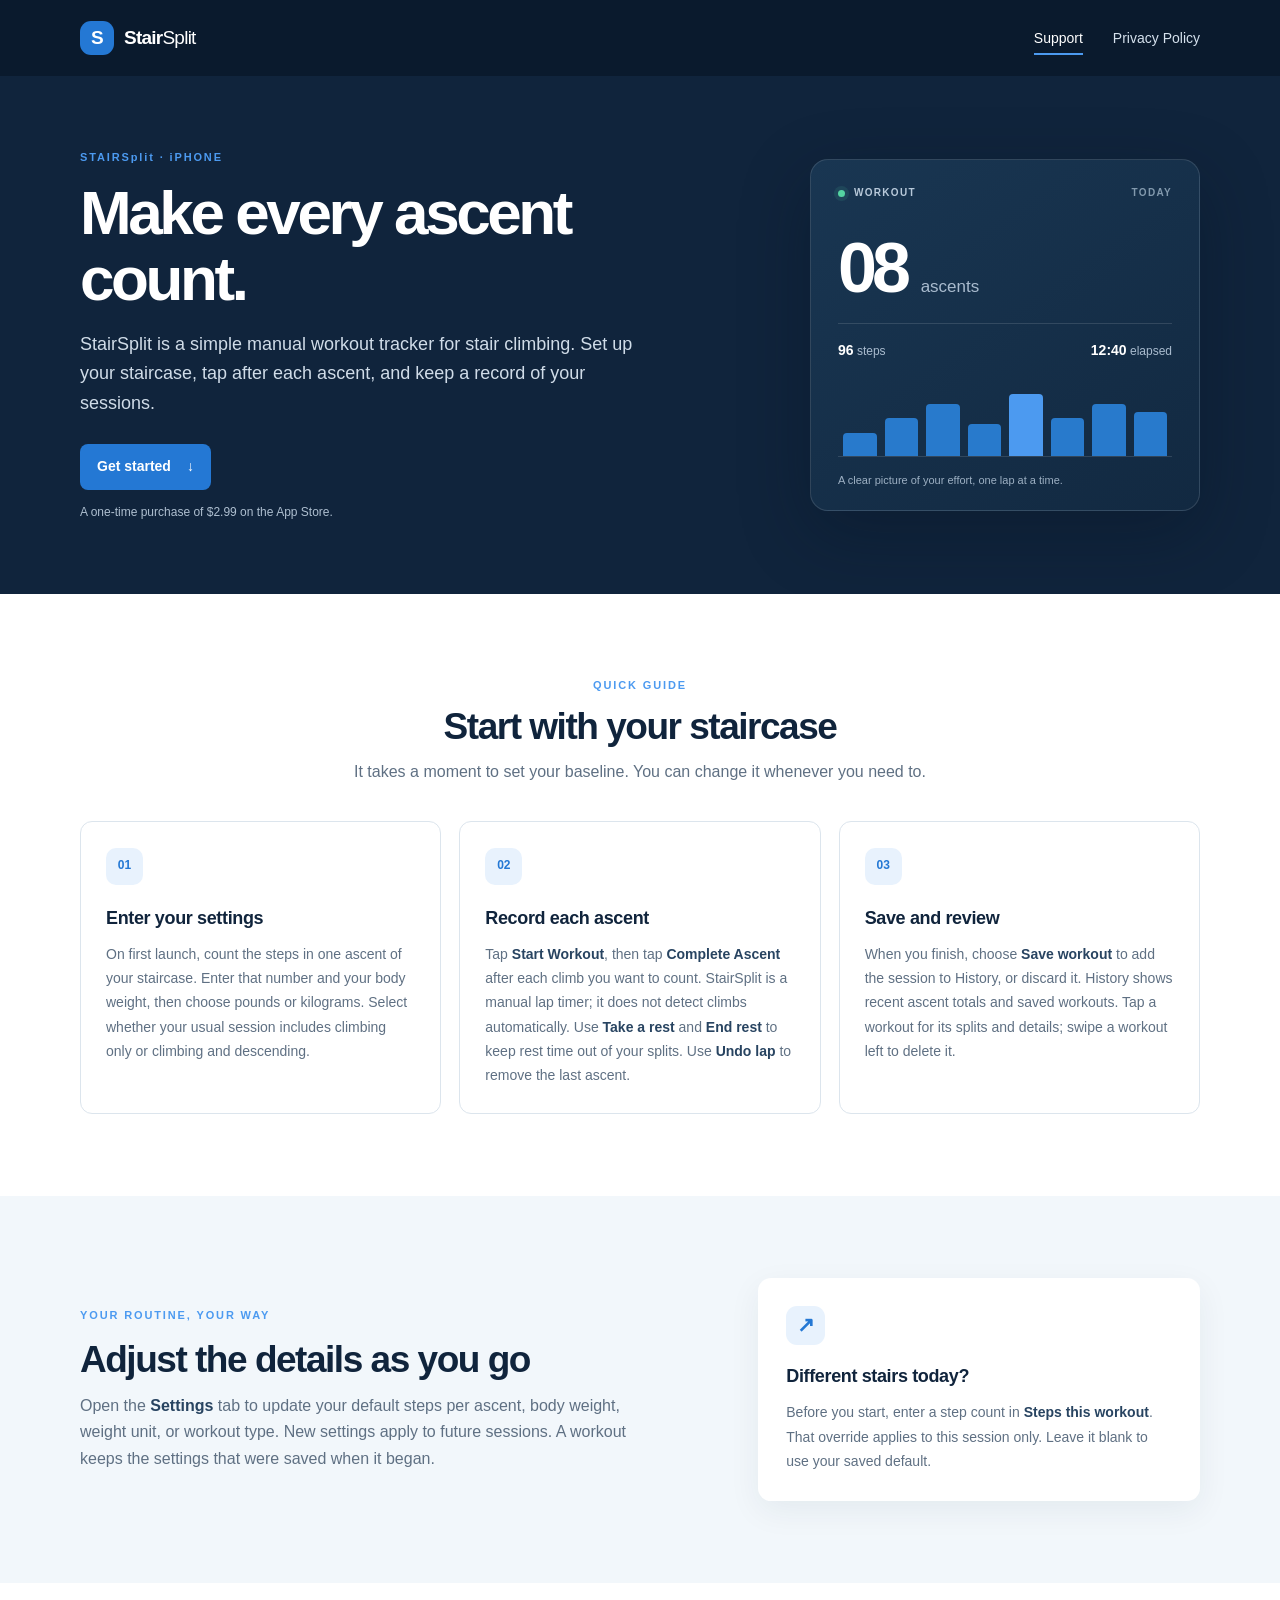
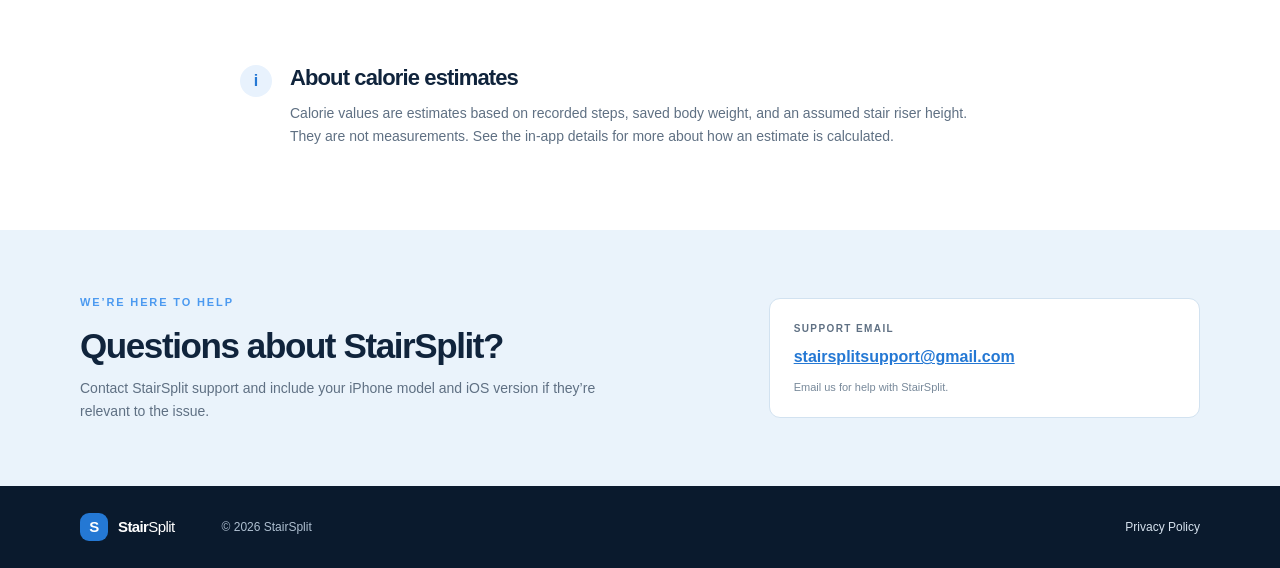
<file: index.html>
<!doctype html>
<html lang="en">
  <head>
    <meta charset="utf-8">
    <meta name="viewport" content="width=device-width, initial-scale=1">
    <meta name="description" content="StairSplit support: learn how to set up your stairs, record ascents, and review your workouts.">
    <meta name="theme-color" content="#10243c">
    <title>Support | StairSplit</title>
    <link rel="stylesheet" href="style.css">
  </head>
  <body>
    <a class="skip-link" href="#main">Skip to content</a>
    <header class="site-header">
      <div class="container header-inner">
        <a class="brand" href="index.html" aria-label="StairSplit support home">
          <span class="brand-mark" aria-hidden="true">S</span>
          <span>Stair<span class="brand-light">Split</span></span>
        </a>
        <nav aria-label="Main navigation">
          <ul class="nav-list">
            <li><a aria-current="page" href="index.html">Support</a></li>
            <li><a href="privacy.html">Privacy Policy</a></li>
          </ul>
        </nav>
      </div>
    </header>

    <main id="main">
      <section class="hero">
        <div class="container hero-inner">
          <div class="hero-copy">
            <p class="eyebrow">STAIRSplit · iPHONE</p>
            <h1>Make every ascent count.</h1>
            <p class="hero-intro">StairSplit is a simple manual workout tracker for stair climbing. Set up your staircase, tap after each ascent, and keep a record of your sessions.</p>
            <a class="button" href="#getting-started">Get started <span aria-hidden="true">↓</span></a>
            <p class="price-note">A one-time purchase of $2.99 on the App Store.</p>
          </div>
          <div class="hero-card" aria-label="Workout summary example">
            <div class="hero-card-top"><span class="status-dot"></span><span>WORKOUT</span><span class="hero-time">TODAY</span></div>
            <div class="hero-number">08 <span>ascents</span></div>
            <div class="hero-rule"></div>
            <div class="hero-metrics"><span><b>96</b> steps</span><span><b>12:40</b> elapsed</span></div>
            <div class="mini-bars" aria-hidden="true"><i></i><i></i><i></i><i></i><i></i><i></i><i></i><i></i></div>
            <p class="hero-card-caption">A clear picture of your effort, one lap at a time.</p>
          </div>
        </div>
      </section>

      <section class="section" id="getting-started">
        <div class="container">
          <div class="section-heading">
            <p class="eyebrow">QUICK GUIDE</p>
            <h2>Start with your staircase</h2>
            <p>It takes a moment to set your baseline. You can change it whenever you need to.</p>
          </div>
          <div class="guide-grid">
            <article class="guide-card">
              <span class="step-number" aria-hidden="true">01</span>
              <h3>Enter your settings</h3>
              <p>On first launch, count the steps in one ascent of your staircase. Enter that number and your body weight, then choose pounds or kilograms. Select whether your usual session includes climbing only or climbing and descending.</p>
            </article>
            <article class="guide-card">
              <span class="step-number" aria-hidden="true">02</span>
              <h3>Record each ascent</h3>
              <p>Tap <strong>Start Workout</strong>, then tap <strong>Complete Ascent</strong> after each climb you want to count. StairSplit is a manual lap timer; it does not detect climbs automatically. Use <strong>Take a rest</strong> and <strong>End rest</strong> to keep rest time out of your splits. Use <strong>Undo lap</strong> to remove the last ascent.</p>
            </article>
            <article class="guide-card">
              <span class="step-number" aria-hidden="true">03</span>
              <h3>Save and review</h3>
              <p>When you finish, choose <strong>Save workout</strong> to add the session to History, or discard it. History shows recent ascent totals and saved workouts. Tap a workout for its splits and details; swipe a workout left to delete it.</p>
            </article>
          </div>
        </div>
      </section>

      <section class="section section-tint">
        <div class="container feature-grid">
          <div>
            <p class="eyebrow">YOUR ROUTINE, YOUR WAY</p>
            <h2>Adjust the details as you go</h2>
            <p>Open the <strong>Settings</strong> tab to update your default steps per ascent, body weight, weight unit, or workout type. New settings apply to future sessions. A workout keeps the settings that were saved when it began.</p>
          </div>
          <div class="override-card">
            <div class="override-icon" aria-hidden="true">↗</div>
            <h3>Different stairs today?</h3>
            <p>Before you start, enter a step count in <strong>Steps this workout</strong>. That override applies to this session only. Leave it blank to use your saved default.</p>
          </div>
        </div>
      </section>

      <section class="section">
        <div class="container note-row">
          <div class="note-icon" aria-hidden="true">i</div>
          <div><h2>About calorie estimates</h2><p>Calorie values are estimates based on recorded steps, saved body weight, and an assumed stair riser height. They are not measurements. See the in-app details for more about how an estimate is calculated.</p></div>
        </div>
      </section>

      <section class="support-band" id="contact">
        <div class="container support-inner">
          <div><p class="eyebrow">WE’RE HERE TO HELP</p><h2>Questions about StairSplit?</h2><p>Contact StairSplit support and include your iPhone model and iOS version if they’re relevant to the issue.</p></div>
          <div class="contact-box">
            <span class="contact-label">SUPPORT EMAIL</span>
            <a class="contact-email" href="mailto:stairsplitsupport@gmail.com">stairsplitsupport@gmail.com</a>
            <span class="contact-note">Email us for help with StairSplit.</span>
          </div>
        </div>
      </section>
    </main>

    <footer class="site-footer">
      <div class="container footer-inner"><a class="brand footer-brand" href="index.html"><span class="brand-mark" aria-hidden="true">S</span><span>Stair<span class="brand-light">Split</span></span></a><p>© 2026 StairSplit</p><a href="privacy.html">Privacy Policy</a></div>
    </footer>
  </body>
</html>
</file>
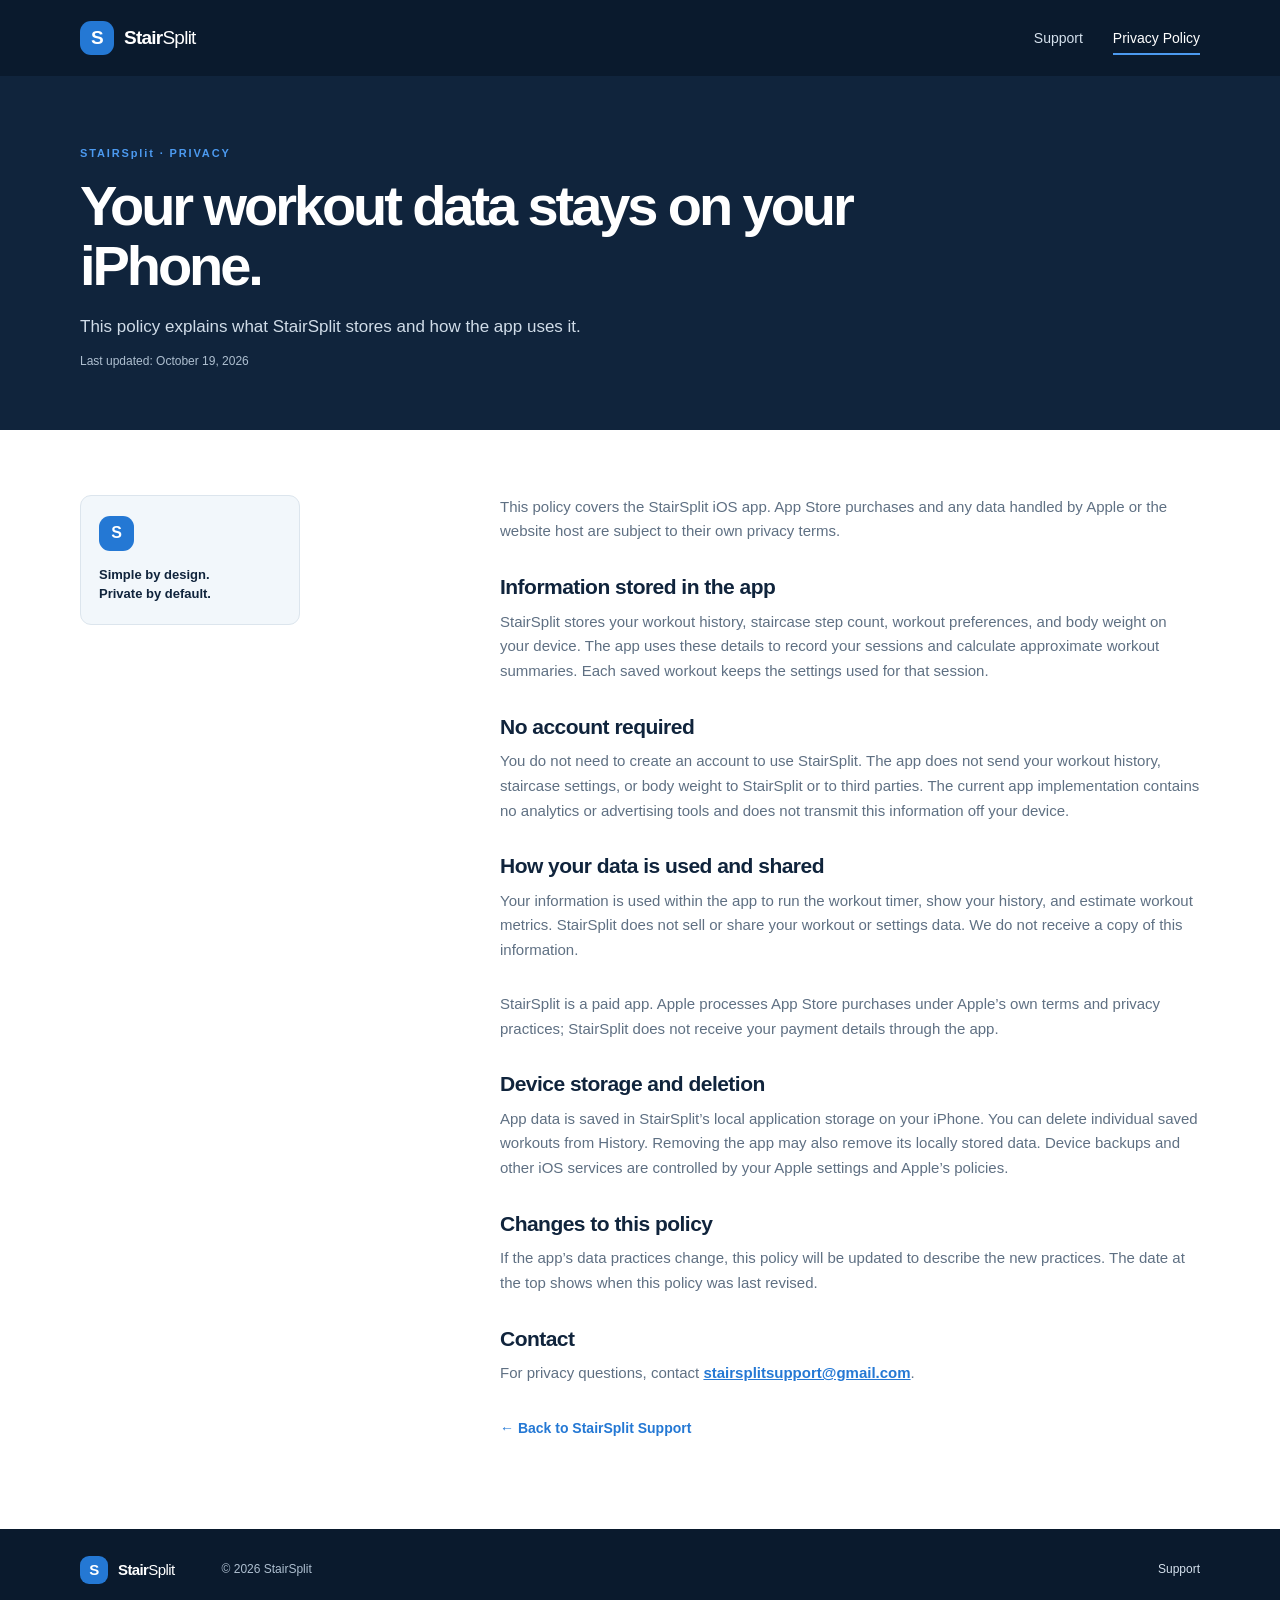
<file: privacy.html>
<!doctype html>
<html lang="en">
  <head>
    <meta charset="utf-8">
    <meta name="viewport" content="width=device-width, initial-scale=1">
    <meta name="description" content="Read how StairSplit handles workout history, staircase settings, and body weight on your iPhone.">
    <meta name="theme-color" content="#10243c">
    <title>Privacy Policy | StairSplit</title>
    <link rel="stylesheet" href="style.css">
  </head>
  <body>
    <a class="skip-link" href="#main">Skip to content</a>
    <header class="site-header">
      <div class="container header-inner">
        <a class="brand" href="index.html" aria-label="StairSplit support home">
          <span class="brand-mark" aria-hidden="true">S</span>
          <span>Stair<span class="brand-light">Split</span></span>
        </a>
        <nav aria-label="Main navigation">
          <ul class="nav-list">
            <li><a href="index.html">Support</a></li>
            <li><a aria-current="page" href="privacy.html">Privacy Policy</a></li>
          </ul>
        </nav>
      </div>
    </header>

    <main id="main">
      <section class="page-hero">
        <div class="container">
          <p class="eyebrow">STAIRSplit · PRIVACY</p>
          <h1>Your workout data stays on your iPhone.</h1>
          <p class="hero-intro">This policy explains what StairSplit stores and how the app uses it.</p>
          <p class="updated">Last updated: October 19, 2026</p>
        </div>
      </section>

      <section class="policy-section">
        <div class="container policy-layout">
          <aside class="policy-aside"><span class="policy-mark" aria-hidden="true">S</span><p>Simple by design.<br>Private by default.</p></aside>
          <article class="policy-copy">
            <p>This policy covers the StairSplit iOS app. App Store purchases and any data handled by Apple or the website host are subject to their own privacy terms.</p>
            <h2>Information stored in the app</h2>
            <p>StairSplit stores your workout history, staircase step count, workout preferences, and body weight on your device. The app uses these details to record your sessions and calculate approximate workout summaries. Each saved workout keeps the settings used for that session.</p>

            <h2>No account required</h2>
            <p>You do not need to create an account to use StairSplit. The app does not send your workout history, staircase settings, or body weight to StairSplit or to third parties. The current app implementation contains no analytics or advertising tools and does not transmit this information off your device.</p>

            <h2>How your data is used and shared</h2>
            <p>Your information is used within the app to run the workout timer, show your history, and estimate workout metrics. StairSplit does not sell or share your workout or settings data. We do not receive a copy of this information.</p>
            <p>StairSplit is a paid app. Apple processes App Store purchases under Apple’s own terms and privacy practices; StairSplit does not receive your payment details through the app.</p>

            <h2>Device storage and deletion</h2>
            <p>App data is saved in StairSplit’s local application storage on your iPhone. You can delete individual saved workouts from History. Removing the app may also remove its locally stored data. Device backups and other iOS services are controlled by your Apple settings and Apple’s policies.</p>

            <h2>Changes to this policy</h2>
            <p>If the app’s data practices change, this policy will be updated to describe the new practices. The date at the top shows when this policy was last revised.</p>

            <h2>Contact</h2>
            <p>For privacy questions, contact <a class="inline-email" href="mailto:stairsplitsupport@gmail.com">stairsplitsupport@gmail.com</a>.</p>
            <a class="text-link" href="index.html">← Back to StairSplit Support</a>
          </article>
        </div>
      </section>
    </main>

    <footer class="site-footer">
      <div class="container footer-inner"><a class="brand footer-brand" href="index.html"><span class="brand-mark" aria-hidden="true">S</span><span>Stair<span class="brand-light">Split</span></span></a><p>© 2026 StairSplit</p><a href="index.html">Support</a></div>
    </footer>
  </body>
</html>
</file>
<file: style.css>
:root {
  color-scheme: light;
  --navy: #10243c;
  --navy-deep: #0a1a2d;
  --blue: #2478d4;
  --blue-bright: #4c9af0;
  --ink: #1a2c40;
  --muted: #5f7083;
  --line: #dce5ed;
  --pale: #f2f7fb;
  --white: #fff;
}

* { box-sizing: border-box; }
html { scroll-behavior: smooth; }
body { margin: 0; background: var(--white); color: var(--ink); font-family: -apple-system, BlinkMacSystemFont, "Segoe UI", sans-serif; font-size: 16px; line-height: 1.65; -webkit-font-smoothing: antialiased; }
a { color: inherit; }
a:focus-visible { outline: 3px solid #74b6ff; outline-offset: 4px; border-radius: 3px; }
.container { width: min(1120px, calc(100% - 48px)); margin-inline: auto; }
.skip-link { position: absolute; top: -60px; left: 16px; z-index: 5; padding: 10px 14px; background: var(--white); color: var(--navy); }
.skip-link:focus { top: 12px; }

.site-header { height: 76px; background: var(--navy-deep); color: var(--white); }
.header-inner, .nav-list, .brand, .footer-inner { display: flex; align-items: center; }
.header-inner { height: 100%; justify-content: space-between; }
.brand { gap: 10px; color: var(--white); font-size: 19px; font-weight: 750; letter-spacing: -.04em; text-decoration: none; }
.brand-mark { display: grid; width: 34px; height: 34px; place-items: center; border-radius: 11px; background: var(--blue); color: var(--white); font-size: 19px; font-weight: 800; }
.brand-light { font-weight: 450; }
.nav-list { gap: 30px; margin: 0; padding: 0; list-style: none; }
.nav-list a, .footer-inner > a:last-child { color: #d5e1ed; font-size: 14px; text-decoration: none; }
.nav-list a:hover, .nav-list a[aria-current="page"], .footer-inner > a:last-child:hover { color: var(--white); }
.nav-list a[aria-current="page"] { box-shadow: 0 2px 0 var(--blue-bright); padding-bottom: 7px; }

.hero { overflow: hidden; background: var(--navy); color: var(--white); }
.hero-inner { display: grid; grid-template-columns: 1.05fr .8fr; align-items: center; gap: 8%; min-height: 470px; padding-block: 72px; }
.eyebrow { margin: 0 0 14px; color: var(--blue-bright); font-size: 11px; font-weight: 800; letter-spacing: .17em; }
h1, h2, h3, p { margin-top: 0; }
h1 { max-width: 650px; margin-bottom: 18px; font-size: clamp(40px, 5vw, 62px); line-height: 1.06; letter-spacing: -.055em; }
.hero-intro { max-width: 600px; margin-bottom: 25px; color: #d0dce8; font-size: 18px; }
.button { display: inline-flex; min-height: 46px; align-items: center; gap: 16px; padding: 10px 17px; border-radius: 8px; background: var(--blue); color: var(--white); font-size: 14px; font-weight: 700; text-decoration: none; transition: background .18s ease, transform .18s ease; }
.button:hover { transform: translateY(-1px); background: #3287e8; }
.price-note { margin: 13px 0 0; color: #aebfd0; font-size: 12px; }
.hero-card { max-width: 390px; width: 100%; justify-self: end; padding: 25px 27px 21px; border: 1px solid #ffffff20; border-radius: 18px; background: linear-gradient(145deg, #193652, #122941); box-shadow: 0 22px 70px #07132155; }
.hero-card-top { display: flex; align-items: center; gap: 9px; color: #b8c9da; font-size: 10px; font-weight: 800; letter-spacing: .13em; }
.status-dot { width: 7px; height: 7px; border-radius: 50%; background: #54d3a2; box-shadow: 0 0 0 4px #54d3a21c; }
.hero-time { margin-left: auto; color: #8299ad; }
.hero-number { margin: 31px 0 20px; font-size: 70px; font-weight: 750; letter-spacing: -.07em; line-height: 1; }
.hero-number span { color: #a9bbce; font-size: 17px; font-weight: 500; letter-spacing: 0; }
.hero-rule { height: 1px; background: #ffffff20; }
.hero-metrics { display: flex; justify-content: space-between; padding: 15px 0 19px; color: #a9bbce; font-size: 12px; }
.hero-metrics b { color: var(--white); font-size: 14px; }
.mini-bars { display: flex; height: 76px; align-items: end; gap: 8px; padding: 8px 5px 0; border-bottom: 1px solid #ffffff20; }
.mini-bars i { flex: 1; height: 35%; border-radius: 4px 4px 0 0; background: #287acc; }
.mini-bars i:nth-child(2), .mini-bars i:nth-child(6) { height: 56%; }
.mini-bars i:nth-child(3), .mini-bars i:nth-child(7) { height: 78%; }
.mini-bars i:nth-child(4) { height: 48%; }
.mini-bars i:nth-child(5) { height: 92%; background: #4c9af0; }
.mini-bars i:nth-child(8) { height: 66%; }
.hero-card-caption { margin: 14px 0 0; color: #9db0c3; font-size: 11px; }

.section { padding-block: 82px; }
.section-heading { max-width: 650px; margin: 0 auto 35px; text-align: center; }
.section-heading .eyebrow { margin-bottom: 10px; }
.section-heading h2, .feature-grid h2, .note-row h2, .support-inner h2 { margin-bottom: 11px; color: var(--navy); font-size: clamp(28px, 3vw, 37px); line-height: 1.18; letter-spacing: -.04em; }
.section-heading > p:last-child, .feature-grid > div:first-child > p:last-child { margin-bottom: 0; color: var(--muted); }
.guide-grid { display: grid; grid-template-columns: repeat(3, 1fr); gap: 18px; }
.guide-card { min-height: 250px; padding: 26px 25px; border: 1px solid var(--line); border-radius: 12px; background: var(--white); }
.step-number { display: inline-grid; width: 37px; height: 37px; place-items: center; margin-bottom: 19px; border-radius: 10px; background: #e8f2fd; color: var(--blue); font-size: 12px; font-weight: 800; }
.guide-card h3, .override-card h3 { margin-bottom: 9px; color: var(--navy); font-size: 18px; letter-spacing: -.02em; }
.guide-card p, .override-card p { margin-bottom: 0; color: var(--muted); font-size: 14px; line-height: 1.72; }
.guide-card strong, .feature-grid strong { color: #284461; }
.section-tint { background: var(--pale); }
.feature-grid { display: grid; grid-template-columns: 1fr .78fr; align-items: center; gap: 10%; }
.feature-grid > div:first-child { max-width: 570px; }
.feature-grid h2 { max-width: 490px; }
.override-card { padding: 28px; border-radius: 13px; background: var(--white); box-shadow: 0 10px 32px #152b4010; }
.override-icon { display: grid; width: 39px; height: 39px; place-items: center; margin-bottom: 17px; border-radius: 11px; background: #e8f2fd; color: var(--blue); font-size: 21px; font-weight: 800; }
.note-row { display: flex; max-width: 800px; align-items: flex-start; gap: 18px; }
.note-icon { display: grid; flex: 0 0 32px; width: 32px; height: 32px; place-items: center; border-radius: 50%; background: #e8f2fd; color: var(--blue); font-weight: 800; }
.note-row h2 { font-size: 22px; }
.note-row p { max-width: 710px; margin-bottom: 0; color: var(--muted); font-size: 14px; }
.support-band { background: #eaf3fb; }
.support-inner { display: grid; grid-template-columns: 1fr .72fr; align-items: center; gap: 8%; padding-block: 63px; }
.support-inner h2 { font-size: clamp(27px, 3vw, 35px); }
.support-inner > div:first-child > p:last-child { max-width: 520px; margin-bottom: 0; color: var(--muted); font-size: 14px; }
.contact-box { padding: 22px 24px; border: 1px solid #d2e2f0; border-radius: 11px; background: var(--white); }
.contact-label { display: block; margin-bottom: 7px; color: var(--muted); font-size: 10px; font-weight: 800; letter-spacing: .14em; }
.contact-email, .inline-email { color: var(--blue); font-weight: 750; overflow-wrap: anywhere; }
.contact-note { display: block; margin-top: 8px; color: #78899a; font-size: 11px; line-height: 1.5; }
.site-footer { background: var(--navy-deep); color: #aebfd0; }
.footer-inner { min-height: 82px; justify-content: space-between; gap: 22px; }
.footer-brand { color: var(--white); font-size: 15px; }
.footer-brand .brand-mark { width: 28px; height: 28px; border-radius: 9px; font-size: 15px; }
.footer-inner p { margin: 0 auto 0 25px; font-size: 12px; }
.footer-inner > a:last-child { font-size: 12px; }

/* Privacy policy */
.page-hero { padding: 68px 0 58px; background: var(--navy); color: var(--white); }
.page-hero h1 { max-width: 780px; font-size: clamp(39px, 5vw, 56px); }
.page-hero .hero-intro { margin-bottom: 11px; font-size: 17px; }
.updated { margin: 0; color: #aebfd0; font-size: 12px; }
.policy-section { padding: 65px 0 88px; }
.policy-layout { display: grid; grid-template-columns: 220px minmax(0, 700px); justify-content: space-between; gap: 60px; }
.policy-aside { align-self: start; padding: 20px 18px; border: 1px solid var(--line); border-radius: 11px; background: var(--pale); }
.policy-mark { display: grid; width: 35px; height: 35px; place-items: center; border-radius: 11px; background: var(--blue); color: white; font-weight: 800; }
.policy-aside p { margin: 14px 0 0; color: var(--navy); font-size: 13px; font-weight: 700; line-height: 1.5; }
.policy-copy h2 { margin: 0 0 9px; color: var(--navy); font-size: 21px; line-height: 1.3; letter-spacing: -.025em; }
.policy-copy p { margin: 0 0 29px; color: var(--muted); font-size: 15px; }
.text-link { color: var(--blue); font-size: 14px; font-weight: 700; text-decoration: none; }
.text-link:hover { text-decoration: underline; }

@media (max-width: 760px) {
  .container { width: min(100% - 36px, 600px); }
  .site-header { height: 68px; }
  .brand { font-size: 17px; }
  .brand-mark { width: 31px; height: 31px; }
  .nav-list { gap: 19px; }
  .nav-list a { font-size: 12px; }
  .hero-inner { grid-template-columns: 1fr; gap: 38px; padding-block: 56px; }
  .hero-card { max-width: 430px; justify-self: start; }
  h1 { font-size: clamp(41px, 11vw, 58px); }
  .guide-grid { grid-template-columns: 1fr; }
  .guide-card { min-height: 0; }
  .section { padding-block: 61px; }
  .section-heading { margin-bottom: 27px; text-align: left; }
  .feature-grid, .support-inner { grid-template-columns: 1fr; gap: 28px; }
  .support-inner { padding-block: 48px; }
  .policy-layout { grid-template-columns: 1fr; gap: 31px; }
  .policy-aside { display: flex; align-items: center; gap: 13px; padding: 13px 15px; }
  .policy-aside p { margin: 0; }
  .policy-section { padding: 38px 0 60px; }
  .page-hero { padding: 51px 0 44px; }
}

@media (max-width: 430px) {
  .container { width: calc(100% - 32px); }
  .nav-list { gap: 14px; }
  .nav-list a { font-size: 11px; }
  .header-inner { gap: 12px; }
  .footer-inner { flex-wrap: wrap; justify-content: space-between; padding-block: 19px; }
  .footer-inner p { margin: 0 auto 0 0; }
  .footer-brand { width: 100%; }
  .hero-number { font-size: 61px; }
}

@media (prefers-reduced-motion: reduce) {
  html { scroll-behavior: auto; }
  *, *::before, *::after { transition-duration: .01ms !important; animation-duration: .01ms !important; animation-iteration-count: 1 !important; }
}
</file>
